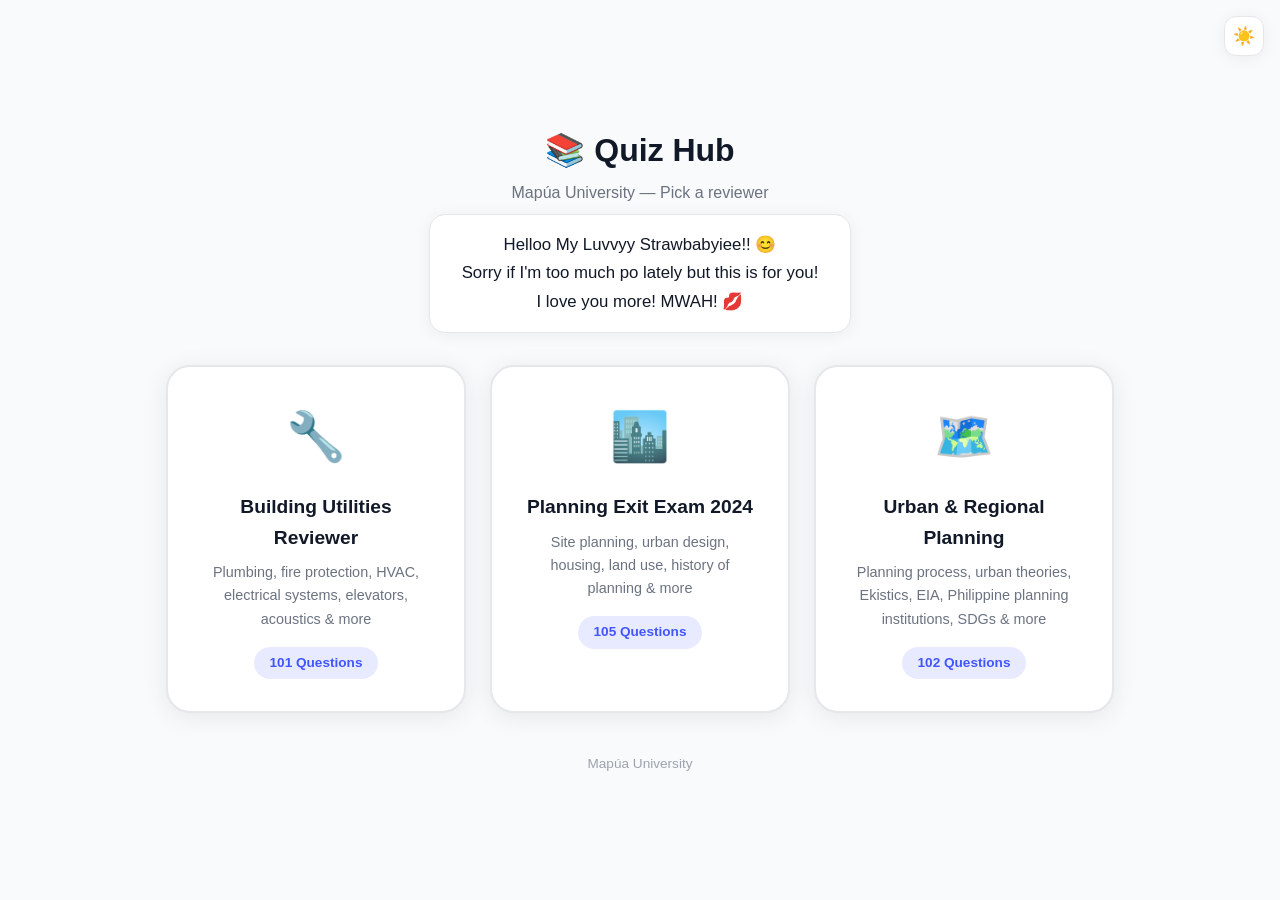
<file: index.html>
<!DOCTYPE html>
<html lang="en">
<head>
    <meta charset="UTF-8">
    <meta name="viewport" content="width=device-width, initial-scale=1.0">
    <title>Mapúa Quiz Hub</title>
    <meta name="description" content="Choose a quiz reviewer — Building Utilities, Planning Exit Exam, or Urban & Regional Planning">
    <link rel="stylesheet" href="main/src/style.css">
    <style>
        .landing {
            min-height: 100vh;
            display: flex;
            flex-direction: column;
            align-items: center;
            justify-content: center;
            padding: 2rem;
            background: var(--bg);
        }

        .landing-header {
            text-align: center;
            margin-bottom: 0.5rem;
        }

        .landing-header h1 {
            font-size: 2rem;
            font-weight: 800;
            color: var(--text);
        }

        .landing-header p {
            color: var(--text-secondary);
            margin-top: 0.25rem;
            font-size: 1rem;
        }

        .landing-message {
            text-align: center;
            margin-bottom: 2rem;
            padding: 1rem 2rem;
            background: var(--surface);
            border-radius: 1rem;
            box-shadow: var(--shadow-sm);
            border: 1px solid var(--border);
            font-size: 1.05rem;
            color: var(--text);
            max-width: 480px;
            line-height: 1.7;
        }

        .exam-grid {
            display: flex;
            gap: 1.5rem;
            flex-wrap: wrap;
            justify-content: center;
            max-width: 1060px;
        }

        .exam-card {
            background: var(--surface);
            border-radius: 1.5rem;
            padding: 2rem;
            width: 300px;
            text-align: center;
            box-shadow: var(--shadow-lg);
            border: 2px solid var(--border);
            transition: all 0.25s ease;
            cursor: pointer;
            text-decoration: none;
            color: inherit;
            display: flex;
            flex-direction: column;
            align-items: center;
        }

        .exam-card:hover {
            border-color: var(--primary);
            transform: translateY(-4px);
            box-shadow: 0 12px 32px rgba(66, 85, 255, 0.15);
        }

        .exam-icon {
            font-size: 3rem;
            margin-bottom: 1rem;
        }

        .exam-card h2 {
            font-size: 1.2rem;
            font-weight: 700;
            margin-bottom: 0.5rem;
            color: var(--text);
        }

        .exam-card p {
            font-size: 0.9rem;
            color: var(--text-secondary);
            line-height: 1.6;
            margin-bottom: 1rem;
        }

        .exam-badge {
            display: inline-block;
            padding: 0.35rem 1rem;
            background: var(--primary-light);
            color: var(--primary);
            font-size: 0.85rem;
            font-weight: 600;
            border-radius: 99px;
        }

        .landing-footer {
            margin-top: 2.5rem;
            font-size: 0.85rem;
            color: var(--gray-400);
        }

        @media (max-width: 600px) {
            .landing-header h1 { font-size: 1.5rem; }
            .exam-card { width: 100%; max-width: 320px; }
            .landing-message { font-size: 0.95rem; padding: 0.75rem 1.25rem; }
        }
    </style>
</head>
<body>
    <button class="theme-toggle" id="theme-toggle" onclick="toggleTheme()" aria-label="Toggle dark mode">
        <span class="theme-icon-light">☀️</span>
        <span class="theme-icon-dark">🌙</span>
    </button>

    <div class="landing">
        <div class="landing-header fade-in-up">
            <h1>📚 Quiz Hub</h1>
            <p>Mapúa University — Pick a reviewer</p>
        </div>

        <div class="landing-message fade-in-up" id="cute-message">
            Helloo My Luvvyy Strawbabyiee!! 😊<br>
            Sorry if I'm too much po lately but this is for you!<br>
            I love you more! MWAH! 💋
        </div>

        <div class="exam-grid fade-in-up">
            <a class="exam-card" href="utilities.html">
                <div class="exam-icon">🔧</div>
                <h2>Building Utilities Reviewer</h2>
                <p>Plumbing, fire protection, HVAC, electrical systems, elevators, acoustics &amp; more</p>
                <span class="exam-badge">101 Questions</span>
            </a>

            <a class="exam-card" href="planning-exam.html">
                <div class="exam-icon">🏙️</div>
                <h2>Planning Exit Exam 2024</h2>
                <p>Site planning, urban design, housing, land use, history of planning &amp; more</p>
                <span class="exam-badge">105 Questions</span>
            </a>

            <a class="exam-card" href="urban-planning.html">
                <div class="exam-icon">🗺️</div>
                <h2>Urban &amp; Regional Planning</h2>
                <p>Planning process, urban theories, Ekistics, EIA, Philippine planning institutions, SDGs &amp; more</p>
                <span class="exam-badge">102 Questions</span>
            </a>
        </div>

        <div class="landing-footer">Mapúa University</div>
    </div>

    <script src="main/src/app.js"></script>
</body>
</html>
</file>
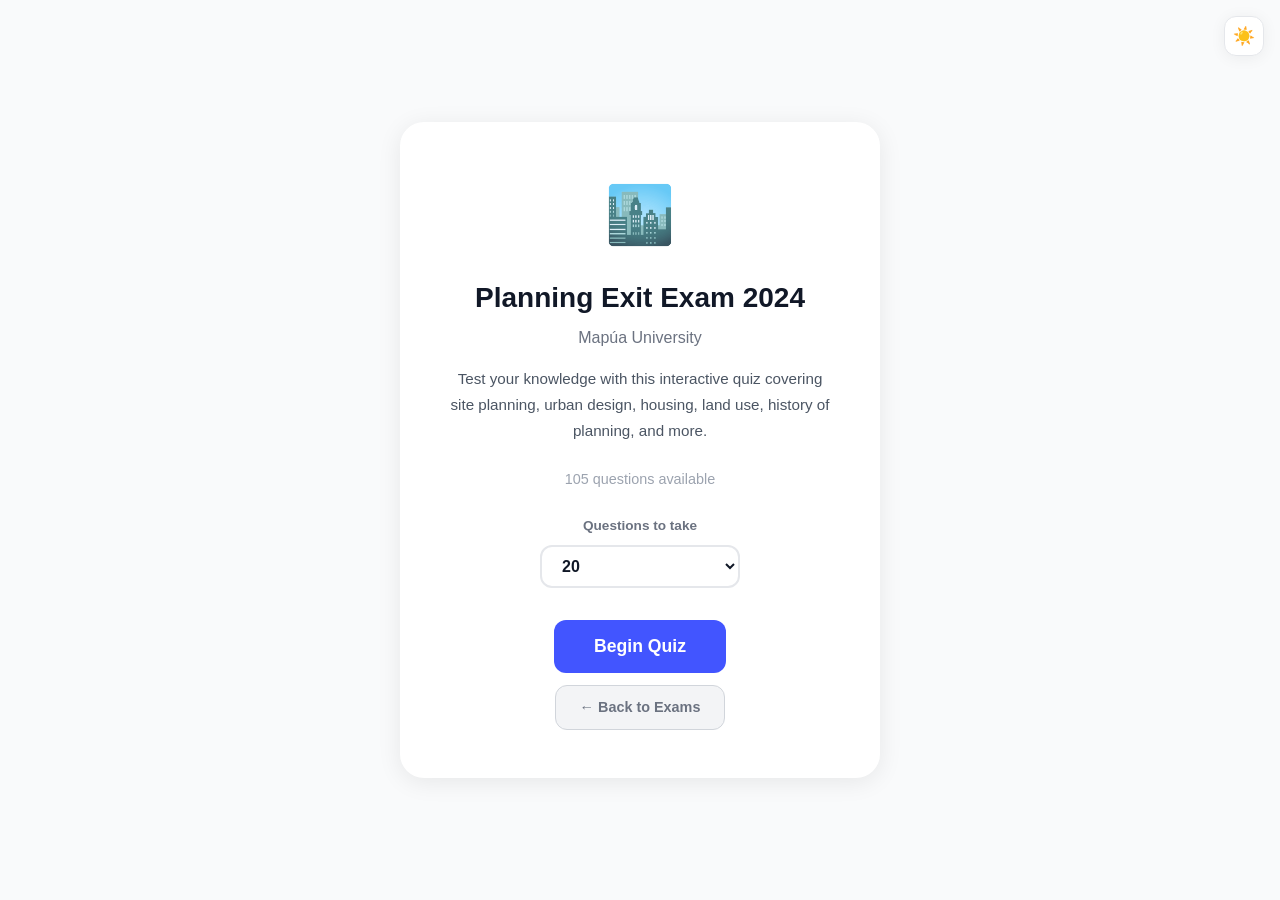
<file: planning-exam.html>
<!DOCTYPE html>
<html lang="en">
<head>
    <meta charset="UTF-8">
    <meta name="viewport" content="width=device-width, initial-scale=1.0">
    <title>Mapúa Planning Exit Exam 2024</title>
    <meta name="description" content="Interactive quiz reviewer for the Mapúa Planning Exit Exam covering site planning, urban design, housing, and land use.">
    <link rel="stylesheet" href="main/src/style.css">
</head>
<body>
    <button class="theme-toggle" id="theme-toggle" onclick="toggleTheme()" aria-label="Toggle dark mode">
        <span class="theme-icon-light">☀️</span>
        <span class="theme-icon-dark">🌙</span>
    </button>

    <div id="app">
        <div id="screen-start" class="screen active">
            <div class="start-card fade-in-up">
                <div class="start-icon">🏙️</div>
                <h1>Planning Exit Exam 2024</h1>
                <p class="start-subtitle">Mapúa University</p>
                <p class="start-desc">Test your knowledge with this interactive quiz covering site planning, urban design, housing, land use, history of planning, and more.</p>
                <div class="start-meta">
                    <span id="total-questions">105</span> questions available
                </div>
                <div class="start-options">
                    <label class="option-label">Questions to take</label>
                    <select class="count-select" id="count-select">
                        <option value="10">10</option>
                        <option value="20" selected>20</option>
                        <option value="30">30</option>
                        <option value="50">50</option>
                        <option value="0">All 105</option>
                    </select>
                </div>
                <div class="start-actions">
                    <button class="btn btn-primary btn-large" onclick="startQuiz()">Begin Quiz</button>
                    <button class="btn btn-secondary btn-large" id="resume-btn" style="display:none" onclick="resumeQuiz()">Resume Last Quiz</button>
                    <a href="index.html" class="btn btn-secondary btn-large" style="text-decoration:none;color:var(--text-secondary);font-size:0.9rem;padding:0.6rem 1.5rem;">← Back to Exams</a>
                </div>
            </div>
        </div>

        <div id="screen-quiz" class="screen">
            <header class="quiz-header">
                <div class="progress-container">
                    <div class="progress-track">
                        <div class="progress-fill" id="progress-bar"></div>
                    </div>
                    <span class="progress-text" id="question-number">Question 1 of 20</span>
                </div>
                <div class="header-actions">
                    <button class="btn btn-small btn-ghost" id="skip-btn" onclick="skipQuestion()">Skip</button>
                </div>
            </header>
            <main class="quiz-main" id="quiz-main">
                <div class="question-card question-enter" id="question-card">
                    <div class="question-text" id="question-text"></div>
                    <div class="choices-container" id="choices"></div>
                    <div class="feedback" id="feedback"></div>
                </div>
                <div class="popup-panel" id="popup-panel">
                    <div class="popup-panel-header">
                        <div class="popup-panel-title">Incorrect</div>
                        <button class="popup-panel-close" onclick="dismissPopup()">✕</button>
                    </div>
                    <div class="popup-panel-body">
                        <div class="search-result">
                            <div class="search-term">Your answer</div>
                            <div class="search-answer" id="popup-wrong-answer"></div>
                            <div class="search-def" id="popup-wrong-def"></div>
                            <a class="search-link" id="search-link-wrong" target="_blank" rel="noopener">Search on Google →</a>
                        </div>
                        <div class="search-result correct-result">
                            <div class="search-term">Correct answer</div>
                            <div class="search-answer correct-answer" id="popup-correct-answer"></div>
                            <div class="search-def" id="popup-correct-def"></div>
                            <a class="search-link" id="search-link-correct" target="_blank" rel="noopener">Search on Google →</a>
                        </div>
                        <div class="search-divider"></div>
                        <div class="search-insight" id="popup-insight"></div>
                    </div>
                    <div class="popup-panel-footer">
                        <button class="btn btn-primary" id="popup-got-it" onclick="dismissPopup()">Got it</button>
                    </div>
                </div>
            </main>
            <footer class="quiz-footer">
                <div class="keyboard-hint">Press <kbd>1</kbd>-<kbd>4</kbd> or <kbd>A</kbd>-<kbd>D</kbd> to select, <kbd>Enter</kbd> to continue</div>
            </footer>
        </div>

        <div id="screen-results" class="screen">
            <div class="results-container fade-in-up">
                <h1 class="results-title">Quiz Complete!</h1>
                <div class="score-circle">
                    <div class="score-circle-inner">
                        <span class="score-number" id="score-text">0/0</span>
                        <span class="score-percent" id="percentage">0%</span>
                    </div>
                </div>
                <div class="accuracy-bar-container">
                    <div class="accuracy-label">Accuracy</div>
                    <div class="progress-track accuracy-track">
                        <div class="progress-fill accuracy-fill" id="accuracy-bar"></div>
                    </div>
                </div>
                <div class="stats-row">
                    <div class="stat-card">
                        <div class="stat-value" id="avg-time">0s</div>
                        <div class="stat-label">Avg Time/Question</div>
                    </div>
                    <div class="stat-card">
                        <div class="stat-value" id="total-time">0s</div>
                        <div class="stat-label">Total Time</div>
                    </div>
                    <div class="stat-card">
                        <div class="stat-value" id="correct-count">0</div>
                        <div class="stat-label">Correct</div>
                    </div>
                </div>
                <div class="wrong-review" id="wrong-review-section">
                    <h2>Review Incorrect Answers</h2>
                    <div id="wrong-list"></div>
                </div>
                <div class="results-actions">
                    <button class="btn btn-primary" onclick="startQuiz()">Retake Quiz</button>
                    <button class="btn btn-secondary" id="retry-btn" onclick="retryIncorrect()">Retry Incorrect Questions</button>
                </div>
            </div>
        </div>
    </div>

    <script>
        const DATA_FILE = 'main/data/planning_data.json';
        const SEARCH_SUFFIX = 'planning urban design architecture';
    </script>
    <script src="main/src/app.js"></script>
</body>
</html>
</file>
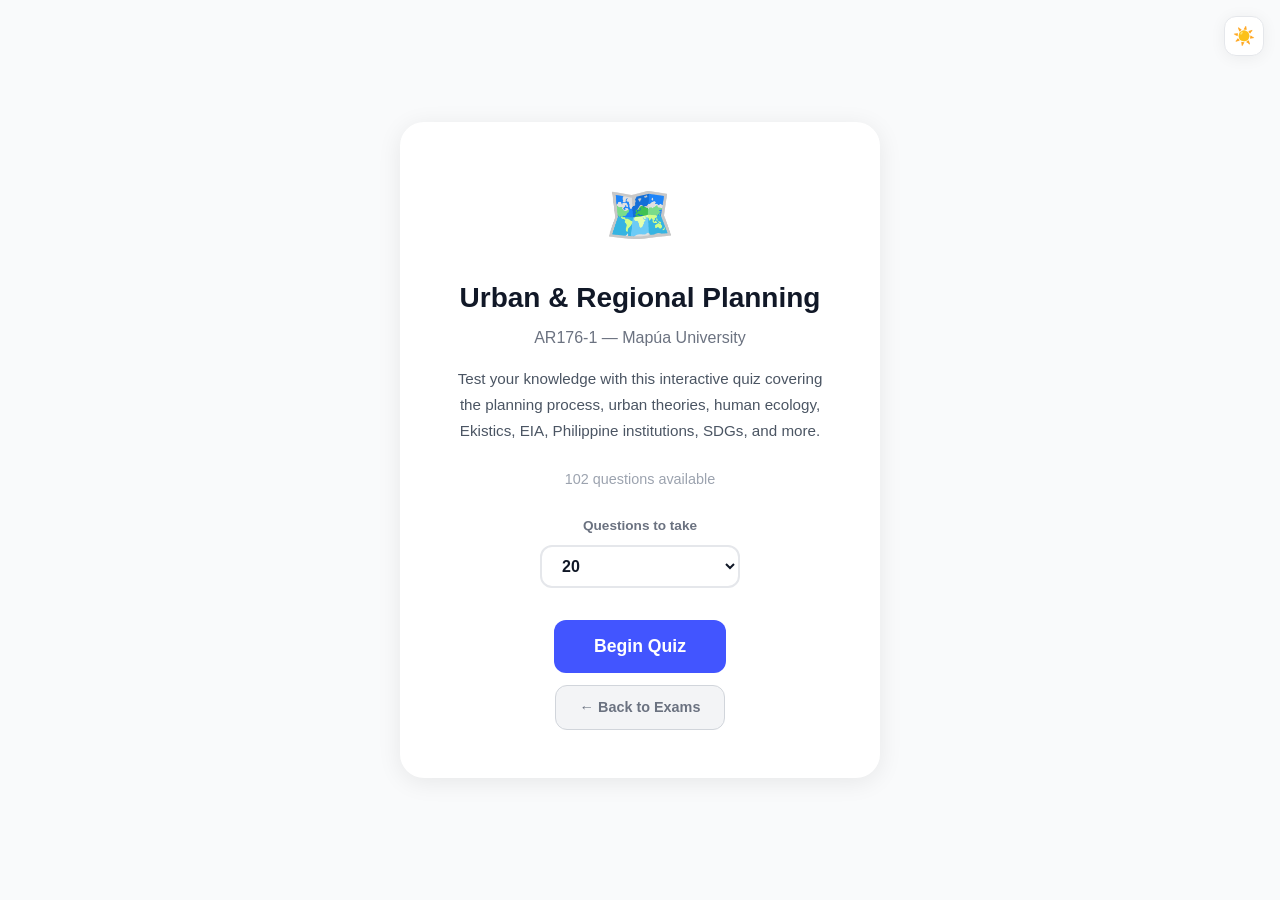
<file: urban-planning.html>
<!DOCTYPE html>
<html lang="en">
<head>
    <meta charset="UTF-8">
    <meta name="viewport" content="width=device-width, initial-scale=1.0">
    <title>Urban & Regional Planning AR176-1</title>
    <meta name="description" content="Interactive quiz reviewer for AR176-1 Urban and Regional Planning covering the planning process, urban theories, EIA, SDGs, Philippine institutions, and more.">
    <link rel="stylesheet" href="main/src/style.css">
</head>
<body>
    <button class="theme-toggle" id="theme-toggle" onclick="toggleTheme()" aria-label="Toggle dark mode">
        <span class="theme-icon-light">☀️</span>
        <span class="theme-icon-dark">🌙</span>
    </button>

    <div id="app">
        <div id="screen-start" class="screen active">
            <div class="start-card fade-in-up">
                <div class="start-icon">🗺️</div>
                <h1>Urban & Regional Planning</h1>
                <p class="start-subtitle">AR176-1 — Mapúa University</p>
                <p class="start-desc">Test your knowledge with this interactive quiz covering the planning process, urban theories, human ecology, Ekistics, EIA, Philippine institutions, SDGs, and more.</p>
                <div class="start-meta">
                    <span id="total-questions">102</span> questions available
                </div>
                <div class="start-options">
                    <label class="option-label">Questions to take</label>
                    <select class="count-select" id="count-select">
                        <option value="10">10</option>
                        <option value="20" selected>20</option>
                        <option value="30">30</option>
                        <option value="50">50</option>
                        <option value="0">All 102</option>
                    </select>
                </div>
                <div class="start-actions">
                    <button class="btn btn-primary btn-large" onclick="startQuiz()">Begin Quiz</button>
                    <button class="btn btn-secondary btn-large" id="resume-btn" style="display:none" onclick="resumeQuiz()">Resume Last Quiz</button>
                    <a href="index.html" class="btn btn-secondary btn-large" style="text-decoration:none;color:var(--text-secondary);font-size:0.9rem;padding:0.6rem 1.5rem;">← Back to Exams</a>
                </div>
            </div>
        </div>

        <div id="screen-quiz" class="screen">
            <header class="quiz-header">
                <div class="progress-container">
                    <div class="progress-track">
                        <div class="progress-fill" id="progress-bar"></div>
                    </div>
                    <span class="progress-text" id="question-number">Question 1 of 20</span>
                </div>
                <div class="header-actions">
                    <button class="btn btn-small btn-ghost" id="skip-btn" onclick="skipQuestion()">Skip</button>
                </div>
            </header>
            <main class="quiz-main" id="quiz-main">
                <div class="question-card question-enter" id="question-card">
                    <div class="question-text" id="question-text"></div>
                    <div class="choices-container" id="choices"></div>
                    <div class="feedback" id="feedback"></div>
                </div>
                <div class="popup-panel" id="popup-panel">
                    <div class="popup-panel-header">
                        <div class="popup-panel-title">Incorrect</div>
                        <button class="popup-panel-close" onclick="dismissPopup()">✕</button>
                    </div>
                    <div class="popup-panel-body">
                        <div class="search-result">
                            <div class="search-term">Your answer</div>
                            <div class="search-answer" id="popup-wrong-answer"></div>
                            <div class="search-def" id="popup-wrong-def"></div>
                            <a class="search-link" id="search-link-wrong" target="_blank" rel="noopener">Search on Google →</a>
                        </div>
                        <div class="search-result correct-result">
                            <div class="search-term">Correct answer</div>
                            <div class="search-answer correct-answer" id="popup-correct-answer"></div>
                            <div class="search-def" id="popup-correct-def"></div>
                            <a class="search-link" id="search-link-correct" target="_blank" rel="noopener">Search on Google →</a>
                        </div>
                        <div class="search-divider"></div>
                        <div class="search-insight" id="popup-insight"></div>
                    </div>
                    <div class="popup-panel-footer">
                        <button class="btn btn-primary" id="popup-got-it" onclick="dismissPopup()">Got it</button>
                    </div>
                </div>
            </main>
            <footer class="quiz-footer">
                <div class="keyboard-hint">Press <kbd>1</kbd>-<kbd>4</kbd> or <kbd>A</kbd>-<kbd>D</kbd> to select, <kbd>Enter</kbd> to continue</div>
            </footer>
        </div>

        <div id="screen-results" class="screen">
            <div class="results-container fade-in-up">
                <h1 class="results-title">Quiz Complete!</h1>
                <div class="score-circle">
                    <div class="score-circle-inner">
                        <span class="score-number" id="score-text">0/0</span>
                        <span class="score-percent" id="percentage">0%</span>
                    </div>
                </div>
                <div class="accuracy-bar-container">
                    <div class="accuracy-label">Accuracy</div>
                    <div class="progress-track accuracy-track">
                        <div class="progress-fill accuracy-fill" id="accuracy-bar"></div>
                    </div>
                </div>
                <div class="stats-row">
                    <div class="stat-card">
                        <div class="stat-value" id="avg-time">0s</div>
                        <div class="stat-label">Avg Time/Question</div>
                    </div>
                    <div class="stat-card">
                        <div class="stat-value" id="total-time">0s</div>
                        <div class="stat-label">Total Time</div>
                    </div>
                    <div class="stat-card">
                        <div class="stat-value" id="correct-count">0</div>
                        <div class="stat-label">Correct</div>
                    </div>
                </div>
                <div class="wrong-review" id="wrong-review-section">
                    <h2>Review Incorrect Answers</h2>
                    <div id="wrong-list"></div>
                </div>
                <div class="results-actions">
                    <button class="btn btn-primary" onclick="startQuiz()">Retake Quiz</button>
                    <button class="btn btn-secondary" id="retry-btn" onclick="retryIncorrect()">Retry Incorrect Questions</button>
                </div>
            </div>
        </div>
    </div>

    <script>
        const DATA_FILE = 'main/data/urban_planning_data.json';
        const SEARCH_SUFFIX = 'urban and regional planning AR176-1';
    </script>
    <script src="main/src/app.js"></script>
</body>
</html>
</file>
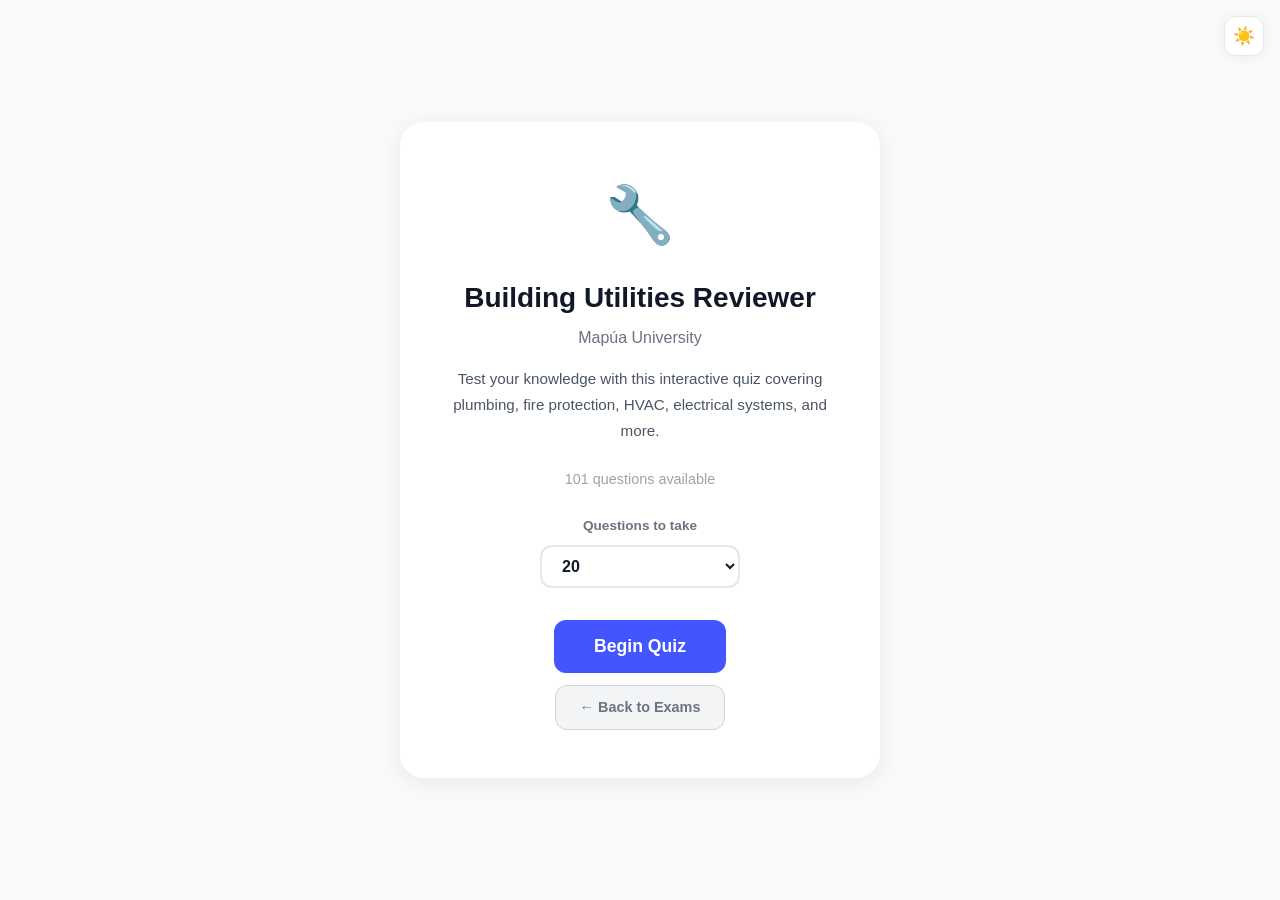
<file: utilities.html>
<!DOCTYPE html>
<html lang="en">
<head>
    <meta charset="UTF-8">
    <meta name="viewport" content="width=device-width, initial-scale=1.0">
    <title>Mapúa Building Utilities Reviewer</title>
    <meta name="description" content="Interactive quiz reviewer covering plumbing, fire protection, HVAC, electrical systems, and more for Mapúa University Building Utilities.">
    <link rel="stylesheet" href="main/src/style.css">
</head>
<body>
    <button class="theme-toggle" id="theme-toggle" onclick="toggleTheme()" aria-label="Toggle dark mode">
        <span class="theme-icon-light">☀️</span>
        <span class="theme-icon-dark">🌙</span>
    </button>

    <div id="app">
        <div id="screen-start" class="screen active">
            <div class="start-card fade-in-up">
                <div class="start-icon">🔧</div>
                <h1>Building Utilities Reviewer</h1>
                <p class="start-subtitle">Mapúa University</p>
                <p class="start-desc">Test your knowledge with this interactive quiz covering plumbing, fire protection, HVAC, electrical systems, and more.</p>
                <div class="start-meta">
                    <span id="total-questions">101</span> questions available
                </div>
                <div class="start-options">
                    <label class="option-label">Questions to take</label>
                    <select class="count-select" id="count-select">
                        <option value="10">10</option>
                        <option value="20" selected>20</option>
                        <option value="30">30</option>
                        <option value="50">50</option>
                        <option value="0">All 101</option>
                    </select>
                </div>
                <div class="start-actions">
                    <button class="btn btn-primary btn-large" onclick="startQuiz()">Begin Quiz</button>
                    <button class="btn btn-secondary btn-large" id="resume-btn" style="display:none" onclick="resumeQuiz()">Resume Last Quiz</button>
                    <a href="index.html" class="btn btn-secondary btn-large" style="text-decoration:none;color:var(--text-secondary);font-size:0.9rem;padding:0.6rem 1.5rem;">← Back to Exams</a>
                </div>
            </div>
        </div>

        <div id="screen-quiz" class="screen">
            <header class="quiz-header">
                <div class="progress-container">
                    <div class="progress-track">
                        <div class="progress-fill" id="progress-bar"></div>
                    </div>
                    <span class="progress-text" id="question-number">Question 1 of 20</span>
                </div>
                <div class="header-actions">
                    <button class="btn btn-small btn-ghost" id="skip-btn" onclick="skipQuestion()">Skip</button>
                </div>
            </header>
            <main class="quiz-main" id="quiz-main">
                <div class="question-card question-enter" id="question-card">
                    <div class="question-text" id="question-text"></div>
                    <div class="choices-container" id="choices"></div>
                    <div class="feedback" id="feedback"></div>
                </div>
                <div class="popup-panel" id="popup-panel">
                    <div class="popup-panel-header">
                        <div class="popup-panel-title">Incorrect</div>
                        <button class="popup-panel-close" onclick="dismissPopup()">✕</button>
                    </div>
                    <div class="popup-panel-body">
                        <div class="search-result">
                            <div class="search-term">Your answer</div>
                            <div class="search-answer" id="popup-wrong-answer"></div>
                            <div class="search-def" id="popup-wrong-def"></div>
                            <a class="search-link" id="search-link-wrong" target="_blank" rel="noopener">Search on Google →</a>
                        </div>
                        <div class="search-result correct-result">
                            <div class="search-term">Correct answer</div>
                            <div class="search-answer correct-answer" id="popup-correct-answer"></div>
                            <div class="search-def" id="popup-correct-def"></div>
                            <a class="search-link" id="search-link-correct" target="_blank" rel="noopener">Search on Google →</a>
                        </div>
                        <div class="search-divider"></div>
                        <div class="search-insight" id="popup-insight"></div>
                    </div>
                    <div class="popup-panel-footer">
                        <button class="btn btn-primary" id="popup-got-it" onclick="dismissPopup()">Got it</button>
                    </div>
                </div>
            </main>
            <footer class="quiz-footer">
                <div class="keyboard-hint">Press <kbd>1</kbd>-<kbd>4</kbd> or <kbd>A</kbd>-<kbd>D</kbd> to select, <kbd>Enter</kbd> to continue</div>
            </footer>
        </div>

        <div id="screen-results" class="screen">
            <div class="results-container fade-in-up">
                <h1 class="results-title">Quiz Complete!</h1>
                <div class="score-circle">
                    <div class="score-circle-inner">
                        <span class="score-number" id="score-text">0/0</span>
                        <span class="score-percent" id="percentage">0%</span>
                    </div>
                </div>
                <div class="accuracy-bar-container">
                    <div class="accuracy-label">Accuracy</div>
                    <div class="progress-track accuracy-track">
                        <div class="progress-fill accuracy-fill" id="accuracy-bar"></div>
                    </div>
                </div>
                <div class="stats-row">
                    <div class="stat-card">
                        <div class="stat-value" id="avg-time">0s</div>
                        <div class="stat-label">Avg Time/Question</div>
                    </div>
                    <div class="stat-card">
                        <div class="stat-value" id="total-time">0s</div>
                        <div class="stat-label">Total Time</div>
                    </div>
                    <div class="stat-card">
                        <div class="stat-value" id="correct-count">0</div>
                        <div class="stat-label">Correct</div>
                    </div>
                </div>
                <div class="wrong-review" id="wrong-review-section">
                    <h2>Review Incorrect Answers</h2>
                    <div id="wrong-list"></div>
                </div>
                <div class="results-actions">
                    <button class="btn btn-primary" onclick="startQuiz()">Retake Quiz</button>
                    <button class="btn btn-secondary" id="retry-btn" onclick="retryIncorrect()">Retry Incorrect Questions</button>
                </div>
            </div>
        </div>
    </div>

    <script>
        const DATA_FILE = 'main/data/quiz_data.json';
        const SEARCH_SUFFIX = 'building utilities plumbing';
    </script>
    <script src="main/src/app.js"></script>
</body>
</html>
</file>
<file: main/src/style.css>
*, *::before, *::after {
    box-sizing: border-box;
    margin: 0;
    padding: 0;
}

:root {
    --primary: #4255ff;
    --primary-dark: #3344dd;
    --primary-light: #e8ebff;
    --success: #22c55e;
    --success-light: #dcfce7;
    --danger: #ef4444;
    --danger-light: #fee2e2;
    --gray-50: #f9fafb;
    --gray-100: #f3f4f6;
    --gray-200: #e5e7eb;
    --gray-300: #d1d5db;
    --gray-400: #9ca3af;
    --gray-500: #6b7280;
    --gray-600: #4b5563;
    --gray-700: #374151;
    --gray-800: #1f2937;
    --gray-900: #111827;
    --bg: #f9fafb;
    --surface: #ffffff;
    --text: #111827;
    --text-secondary: #6b7280;
    --border: #e5e7eb;
    --overlay-bg: rgba(0,0,0,0.5);
    --insight-bg: #fff7ed;
    --insight-border: #f97316;
    --shadow-sm: 0 2px 16px rgba(0,0,0,0.06);
    --shadow-lg: 0 4px 24px rgba(0,0,0,0.08);
    --shadow-popup: 0 24px 64px rgba(0,0,0,0.2);
}

.dark-mode {
    --primary: #5b6cff;
    --primary-dark: #7b88ff;
    --primary-light: #1e1f3a;
    --success-light: #052e16;
    --danger-light: #3b0a0a;
    --gray-50: #0a0a0f;
    --gray-100: #14141f;
    --gray-200: #1e1e2e;
    --gray-300: #2e2e45;
    --gray-400: #6b6b85;
    --gray-500: #8b8ba0;
    --gray-600: #a0a0b5;
    --gray-700: #c0c0d0;
    --gray-800: #e0e0ea;
    --gray-900: #f0f0f5;
    --bg: #0a0a0f;
    --surface: #12121a;
    --text: #f0f0f5;
    --text-secondary: #8b8ba0;
    --border: #1e1e2e;
    --overlay-bg: rgba(0,0,0,0.7);
    --insight-bg: #1a1508;
    --insight-border: #92400e;
    --shadow-sm: 0 2px 16px rgba(0,0,0,0.3);
    --shadow-lg: 0 4px 24px rgba(0,0,0,0.4);
    --shadow-popup: 0 24px 64px rgba(0,0,0,0.5);
}

body {
    font-family: -apple-system, BlinkMacSystemFont, 'Segoe UI', Roboto, 'Helvetica Neue', Arial, sans-serif;
    background: var(--bg);
    color: var(--text);
    min-height: 100vh;
    line-height: 1.6;
    transition: background 0.3s ease, color 0.3s ease;
}

#app {
    max-width: 1040px;
    margin: 0 auto;
    min-height: 100vh;
}

.screen {
    display: none;
    min-height: 100vh;
    will-change: transform, opacity;
}

.screen.active {
    display: flex;
    animation: screenFadeIn 0.35s cubic-bezier(0.4, 0, 0.2, 1) forwards;
}

@keyframes screenFadeIn {
    from {
        opacity: 0;
        transform: scale(0.98);
    }
    to {
        opacity: 1;
        transform: scale(1);
    }
}

#screen-start {
    align-items: center;
    justify-content: center;
    padding: 2rem;
}

.start-card {
    background: var(--surface);
    border-radius: 1.5rem;
    padding: 3rem;
    text-align: center;
    max-width: 480px;
    width: 100%;
    box-shadow: var(--shadow-lg);
}

.start-icon {
    font-size: 3.5rem;
    margin-bottom: 1rem;
}

.start-card h1 {
    font-size: 1.75rem;
    font-weight: 700;
    color: var(--text);
    margin-bottom: 0.25rem;
}

.start-subtitle {
    font-size: 1rem;
    color: var(--text-secondary);
    margin-bottom: 1rem;
}

.start-desc {
    font-size: 0.95rem;
    color: var(--gray-600);
    margin-bottom: 1.5rem;
    line-height: 1.7;
}

.start-meta {
    font-size: 0.9rem;
    color: var(--gray-400);
    margin-bottom: 1.5rem;
}

.start-options {
    margin-bottom: 2rem;
}

.option-label {
    display: block;
    font-size: 0.85rem;
    font-weight: 600;
    color: var(--text-secondary);
    margin-bottom: 0.5rem;
}

.count-select {
    width: 100%;
    max-width: 200px;
    padding: 0.65rem 1rem;
    border-radius: 0.75rem;
    border: 2px solid var(--border);
    background: var(--surface);
    color: var(--text);
    font-size: 1rem;
    font-weight: 600;
    cursor: pointer;
    outline: none;
    transition: border-color 0.2s;
    appearance: auto;
}

.count-select:focus {
    border-color: var(--primary);
}

.start-actions {
    display: flex;
    flex-direction: column;
    gap: 0.75rem;
    align-items: center;
}

#screen-quiz {
    flex-direction: column;
}

.quiz-header {
    padding: 0.75rem 2rem;
    background: var(--surface);
    border-bottom: 1px solid var(--border);
    display: flex;
    align-items: center;
    gap: 1rem;
}

.quiz-header .progress-container {
    flex: 1;
    display: flex;
    align-items: center;
    gap: 1rem;
}

.header-actions {
    flex-shrink: 0;
}

.progress-track {
    flex: 1;
    height: 8px;
    background: var(--gray-200);
    border-radius: 99px;
    overflow: hidden;
}

.progress-fill {
    height: 100%;
    background: var(--primary);
    border-radius: 99px;
    transition: width 0.4s ease;
    width: 0%;
}

.progress-text {
    font-size: 0.85rem;
    font-weight: 600;
    color: var(--text-secondary);
    white-space: nowrap;
}

.quiz-main {
    flex: 1;
    display: flex;
    align-items: flex-start;
    justify-content: center;
    padding: 2rem;
    gap: 1.5rem;
    overflow-y: auto;
}

.question-card {
    background: var(--surface);
    border-radius: 1.5rem;
    padding: 2.5rem;
    width: 100%;
    max-width: 600px;
    min-width: 0;
    box-shadow: var(--shadow-sm);
    flex-shrink: 0;
    will-change: transform, opacity;
}

.question-text {
    font-size: 1.2rem;
    font-weight: 600;
    line-height: 1.7;
    margin-bottom: 2rem;
    color: var(--text);
}

.choices-container {
    display: flex;
    flex-direction: column;
    gap: 0.75rem;
}

.choice-btn {
    display: flex;
    align-items: center;
    gap: 1rem;
    width: 100%;
    padding: 1rem 1.25rem;
    border: 2px solid var(--gray-200);
    border-radius: 0.75rem;
    background: var(--surface);
    cursor: pointer;
    font-size: 1rem;
    text-align: left;
    transition: all 0.15s ease, transform 0.1s ease;
    color: var(--gray-700);
    opacity: 0;
    animation: choiceFadeIn 0.35s ease forwards;
    will-change: transform, opacity;
}

.choice-btn:hover:not(:disabled) {
    border-color: var(--primary);
    background: var(--primary-light);
}

.choice-btn:active:not(:disabled) {
    transform: scale(0.97);
}

.choice-label {
    display: flex;
    align-items: center;
    justify-content: center;
    width: 2rem;
    height: 2rem;
    border-radius: 0.5rem;
    background: var(--gray-100);
    font-weight: 700;
    font-size: 0.85rem;
    color: var(--gray-500);
    flex-shrink: 0;
    transition: all 0.15s ease;
}

.choice-btn:hover:not(:disabled) .choice-label {
    background: var(--primary);
    color: white;
}

.choice-btn.selected {
    border-color: var(--primary);
    background: var(--primary-light);
}

.choice-btn.correct {
    border-color: var(--success);
    background: var(--success-light);
}

.choice-btn.correct .choice-label {
    background: var(--success);
    color: white;
}

.choice-btn.wrong {
    border-color: var(--danger);
    background: var(--danger-light);
}

.choice-btn.wrong .choice-label {
    background: var(--danger);
    color: white;
}

.choice-btn:disabled {
    cursor: default;
    opacity: 0.95;
    animation: none;
}

.feedback {
    margin-top: 1rem;
    padding: 0.75rem 1rem;
    border-radius: 0.75rem;
    font-weight: 600;
    font-size: 0.95rem;
    display: none;
}

.feedback.visible {
    display: block;
}

.feedback.correct {
    background: var(--success-light);
    color: var(--success);
}

.popup-panel {
    display: none;
    background: var(--surface);
    border-radius: 1.5rem;
    padding: 1.5rem;
    width: 340px;
    min-width: 0;
    flex-shrink: 0;
    box-shadow: var(--shadow-sm);
    border: 1px solid var(--border);
    align-self: flex-start;
    position: sticky;
    top: 1rem;
    overflow-y: auto;
    max-height: calc(100vh - 8rem);
}

.popup-panel.visible {
    display: block;
    animation: slideInRight 0.3s ease forwards;
}

@keyframes slideInRight {
    from {
        opacity: 0;
        transform: translateX(20px);
    }
    to {
        opacity: 1;
        transform: translateX(0);
    }
}

.popup-panel-header {
    display: flex;
    align-items: center;
    justify-content: space-between;
    margin-bottom: 1rem;
    padding-bottom: 0.75rem;
    border-bottom: 1px solid var(--border);
}

.popup-panel-title {
    font-size: 1rem;
    font-weight: 700;
    color: var(--danger);
}

.popup-panel-close {
    width: 1.5rem;
    height: 1.5rem;
    border: none;
    background: transparent;
    cursor: pointer;
    font-size: 0.9rem;
    color: var(--gray-400);
    display: flex;
    align-items: center;
    justify-content: center;
    border-radius: 0.25rem;
    transition: background 0.15s;
}

.popup-panel-close:hover {
    background: var(--gray-100);
}

.popup-panel-body {
    margin-bottom: 1rem;
}

.search-result {
    background: var(--gray-100);
    border-radius: 0.75rem;
    padding: 0.85rem;
    margin-bottom: 0.65rem;
    border-left: 3px solid var(--danger);
}

.search-result.correct-result {
    border-left-color: var(--success);
}

.search-term {
    font-size: 0.7rem;
    font-weight: 600;
    text-transform: uppercase;
    letter-spacing: 0.05em;
    color: var(--gray-400);
    margin-bottom: 0.2rem;
}

.search-answer {
    font-size: 0.95rem;
    font-weight: 700;
    color: var(--text);
    margin-bottom: 0.35rem;
}

.search-answer.correct-answer {
    color: var(--success);
}

.search-def {
    font-size: 0.8rem;
    color: var(--gray-600);
    line-height: 1.5;
}

.search-link {
    display: inline-block;
    margin-top: 0.4rem;
    font-size: 0.8rem;
    color: var(--primary);
    text-decoration: none;
    font-weight: 600;
    cursor: pointer;
    transition: opacity 0.2s;
}

.search-link:hover {
    opacity: 0.8;
    text-decoration: underline;
}

.search-divider {
    height: 1px;
    background: var(--border);
    margin: 0.75rem 0;
}

.search-insight {
    padding: 0.85rem;
    background: var(--insight-bg);
    border-radius: 0.75rem;
    font-size: 0.8rem;
    color: var(--gray-700);
    line-height: 1.5;
    border-left: 3px solid var(--insight-border);
}

.popup-panel-footer {
    text-align: center;
}

.popup-panel-footer .btn {
    width: 100%;
}

.btn-ghost {
    background: transparent;
    color: var(--text-secondary);
    border: 1px solid var(--border);
    padding: 0.4rem 1rem;
    font-size: 0.85rem;
    font-weight: 500;
}

.btn-ghost:hover {
    background: var(--gray-100);
    color: var(--text);
}

.btn-small {
    padding: 0.4rem 1rem;
    font-size: 0.85rem;
    border-radius: 0.5rem;
}

.btn {
    padding: 0.75rem 1.5rem;
    border-radius: 0.75rem;
    font-size: 1rem;
    font-weight: 600;
    border: none;
    cursor: pointer;
    transition: all 0.15s ease, transform 0.1s ease;
}

.btn:active {
    transform: scale(0.97);
}

.btn-primary {
    background: var(--primary);
    color: white;
}

.btn-primary:hover {
    background: var(--primary-dark);
}

.btn-secondary {
    background: var(--gray-100);
    color: var(--gray-700);
    border: 1px solid var(--gray-300);
}

.btn-secondary:hover {
    background: var(--gray-200);
}

.btn-large {
    padding: 1rem 2.5rem;
    font-size: 1.1rem;
}

#resume-btn {
    width: 100%;
    max-width: 320px;
    position: relative;
    overflow: hidden;
}

#resume-btn::before {
    content: '';
    position: absolute;
    left: 0;
    top: 0;
    bottom: 0;
    width: 3px;
    background: var(--primary);
    border-radius: 0 2px 2px 0;
}

.quiz-footer {
    padding: 1rem 2rem;
    text-align: center;
    border-top: 1px solid var(--border);
    background: var(--surface);
}

.keyboard-hint {
    font-size: 0.8rem;
    color: var(--gray-400);
}

.keyboard-hint kbd {
    display: inline-block;
    padding: 0.15em 0.5em;
    font-size: 0.8em;
    font-family: inherit;
    background: var(--gray-100);
    border: 1px solid var(--border);
    border-radius: 0.35rem;
    margin: 0 0.1rem;
}

#screen-results {
    padding: 2rem;
    align-items: flex-start;
    justify-content: center;
}

.results-container {
    background: var(--surface);
    border-radius: 1.5rem;
    padding: 3rem;
    max-width: 640px;
    width: 100%;
    box-shadow: var(--shadow-lg);
    text-align: center;
}

.results-title {
    font-size: 1.75rem;
    font-weight: 700;
    margin-bottom: 2rem;
}

.score-circle {
    width: 160px;
    height: 160px;
    border-radius: 50%;
    background: conic-gradient(var(--primary) var(--pct, 0%), var(--gray-200) var(--pct, 0%));
    display: flex;
    align-items: center;
    justify-content: center;
    margin: 0 auto 1.5rem;
}

.score-circle-inner {
    width: 130px;
    height: 130px;
    border-radius: 50%;
    background: var(--surface);
    display: flex;
    flex-direction: column;
    align-items: center;
    justify-content: center;
}

.score-number {
    font-size: 1.5rem;
    font-weight: 700;
    color: var(--gray-800);
}

.score-percent {
    font-size: 2.5rem;
    font-weight: 800;
    color: var(--primary);
}

.accuracy-bar-container {
    margin-bottom: 1.5rem;
}

.accuracy-label {
    font-size: 0.85rem;
    color: var(--gray-500);
    margin-bottom: 0.5rem;
    font-weight: 500;
}

.accuracy-track {
    max-width: 320px;
    margin: 0 auto;
}

.accuracy-fill {
    background: var(--success);
}

.stats-row {
    display: flex;
    gap: 1rem;
    justify-content: center;
    margin-bottom: 2rem;
}

.stat-card {
    flex: 1;
    max-width: 160px;
    padding: 1rem;
    background: var(--gray-100);
    border-radius: 0.75rem;
}

.stat-value {
    font-size: 1.5rem;
    font-weight: 700;
    color: var(--text);
}

.stat-label {
    font-size: 0.75rem;
    color: var(--text-secondary);
    margin-top: 0.25rem;
}

.wrong-review {
    text-align: left;
    margin-bottom: 2rem;
}

.wrong-review h2 {
    font-size: 1.1rem;
    font-weight: 700;
    margin-bottom: 1rem;
    padding-bottom: 0.5rem;
    border-bottom: 1px solid var(--border);
}

.wrong-item {
    padding: 1rem;
    border-radius: 0.75rem;
    background: var(--gray-100);
    margin-bottom: 0.75rem;
}

.wrong-item:last-child {
    margin-bottom: 0;
}

.wrong-question {
    font-size: 0.9rem;
    font-weight: 600;
    margin-bottom: 0.5rem;
    color: var(--text);
}

.wrong-answers {
    display: flex;
    flex-direction: column;
    gap: 0.25rem;
    font-size: 0.85rem;
}

.wrong-answer {
    color: var(--danger);
    font-weight: 500;
}

.correct-answer {
    color: var(--success);
    font-weight: 500;
}

.results-actions {
    display: flex;
    gap: 1rem;
    justify-content: center;
    flex-wrap: wrap;
}

.theme-toggle {
    position: fixed;
    top: 1rem;
    right: 1rem;
    width: 2.5rem;
    height: 2.5rem;
    border-radius: 0.75rem;
    border: 1px solid var(--border);
    background: var(--surface);
    cursor: pointer;
    display: flex;
    align-items: center;
    justify-content: center;
    z-index: 50;
    transition: all 0.2s ease, transform 0.1s ease;
    box-shadow: var(--shadow-sm);
    font-size: 1.1rem;
}

.theme-toggle:hover {
    transform: scale(1.1);
    box-shadow: var(--shadow-lg);
}

.theme-toggle:active {
    transform: scale(0.95);
}

.theme-icon-dark {
    display: none;
}

.dark-mode .theme-icon-light {
    display: none;
}

.dark-mode .theme-icon-dark {
    display: inline;
}

.fade-in-up {
    animation: fadeInUp 0.45s ease forwards;
}

@keyframes fadeInUp {
    from { opacity: 0; transform: translateY(24px); }
    to { opacity: 1; transform: translateY(0); }
}

.question-enter {
    animation: questionSlideIn 0.4s cubic-bezier(0.25, 0.46, 0.45, 0.94) forwards;
}

@keyframes questionSlideIn {
    from { opacity: 0; transform: translateX(40px); }
    to { opacity: 1; transform: translateX(0); }
}

.question-exit {
    animation: questionSlideOut 0.25s cubic-bezier(0.55, 0.06, 0.68, 0.19) forwards;
}

@keyframes questionSlideOut {
    from { opacity: 1; transform: translateX(0); }
    to { opacity: 0; transform: translateX(-40px); }
}

@keyframes choiceFadeIn {
    from { opacity: 0; transform: translateY(10px); }
    to { opacity: 1; transform: translateY(0); }
}

.choice-btn.shake {
    animation: shake 0.4s ease;
}

@keyframes shake {
    0%, 100% { transform: translateX(0); }
    20% { transform: translateX(-8px); }
    40% { transform: translateX(8px); }
    60% { transform: translateX(-5px); }
    80% { transform: translateX(5px); }
}

.choice-btn.correct {
    animation: pulseGreen 0.4s ease;
}

@keyframes pulseGreen {
    0% { transform: scale(1); }
    50% { transform: scale(1.02); }
    100% { transform: scale(1); }
}

.score-circle {
    animation: scoreReveal 0.6s ease forwards;
}

@keyframes scoreReveal {
    from { opacity: 0; transform: scale(0.6); }
    to { opacity: 1; transform: scale(1); }
}

.accuracy-fill {
    transition: width 0.8s ease;
}

.stat-card {
    animation: fadeInUp 0.45s ease forwards;
    opacity: 0;
}

.stat-card:nth-child(1) { animation-delay: 0.1s; }
.stat-card:nth-child(2) { animation-delay: 0.2s; }
.stat-card:nth-child(3) { animation-delay: 0.3s; }

.wrong-item {
    animation: fadeInUp 0.35s ease forwards;
    opacity: 0;
}

.feedback.visible {
    animation: feedbackPop 0.3s ease;
}

@keyframes feedbackPop {
    from { opacity: 0; transform: scale(0.9); }
    to { opacity: 1; transform: scale(1); }
}

@media (max-width: 800px) {
    .quiz-main {
        flex-direction: column;
        align-items: center;
    }

    .question-card {
        max-width: 100%;
    }

    .popup-panel {
        width: 100%;
        max-width: 100%;
        position: static;
        max-height: none;
    }
}

@media (max-width: 600px) {
    .start-card {
        padding: 2rem 1.5rem;
    }

    .start-card h1 {
        font-size: 1.35rem;
    }

    .quiz-header {
        padding: 0.75rem 1rem;
    }

    .quiz-main {
        padding: 1rem;
    }

    .question-card {
        padding: 1.5rem;
    }

    .question-text {
        font-size: 1.05rem;
    }

    .results-container {
        padding: 1.5rem;
    }

    .score-circle {
        width: 120px;
        height: 120px;
    }

    .score-circle-inner {
        width: 96px;
        height: 96px;
    }

    .stats-row {
        flex-wrap: wrap;
    }

    .stat-card {
        min-width: 100px;
    }

    .theme-toggle {
        top: 0.75rem;
        right: 0.75rem;
        width: 2.25rem;
        height: 2.25rem;
    }
}
</file>
